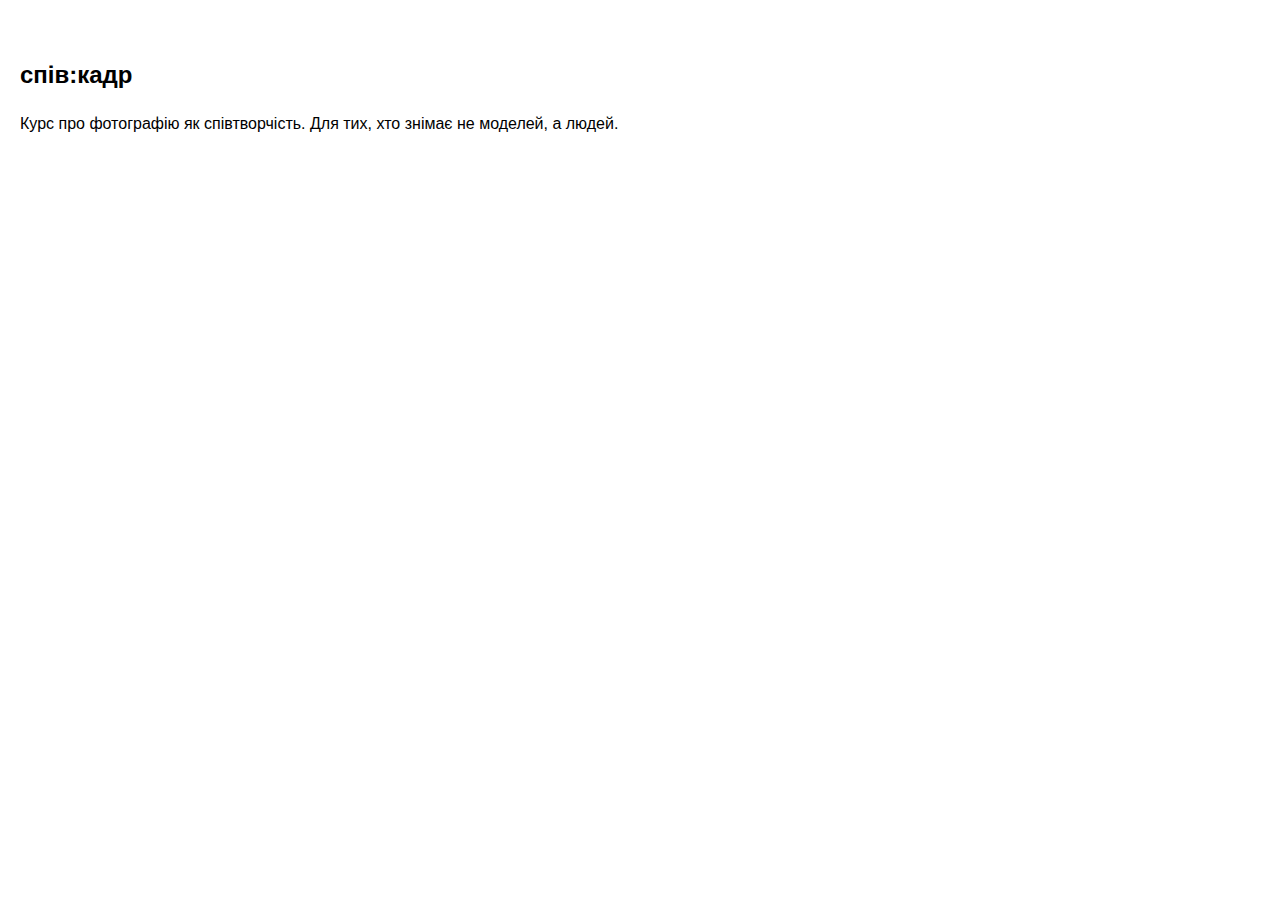
<file: index_mobile.html>
<!DOCTYPE html>
<html lang="uk">
<head>
  <meta charset="UTF-8" />
  <meta name="viewport" content="width=device-width, initial-scale=1.0">
  <title>спів:кадр — курс</title>
  <style>
    body {
      font-family: 'Helvetica Neue', sans-serif;
      margin: 0;
      padding: 0;
      line-height: 1.6;
    }
    section {
      padding: 40px 20px;
    }
    h1, h2, h3 {
      font-size: 1.5rem;
    }
    ul {
      padding-left: 1.2rem;
    }
    @media (max-width: 600px) {
      h1 {
        font-size: 1.8rem;
      }
      h2 {
        font-size: 1.5rem;
      }
      p, li {
        font-size: 1rem;
      }
      .pricing .grid, .features .grid, .modules .module, .price-card {
        flex-direction: column;
        align-items: flex-start;
        width: 100%;
      }
    }
  </style>
</head>
<body>
  <section>
    <h1>спів:кадр</h1>
    <p>Курс про фотографію як співтворчість. Для тих, хто знімає не моделей, а людей.</p>
  </section>
</body>
</html>
</file>
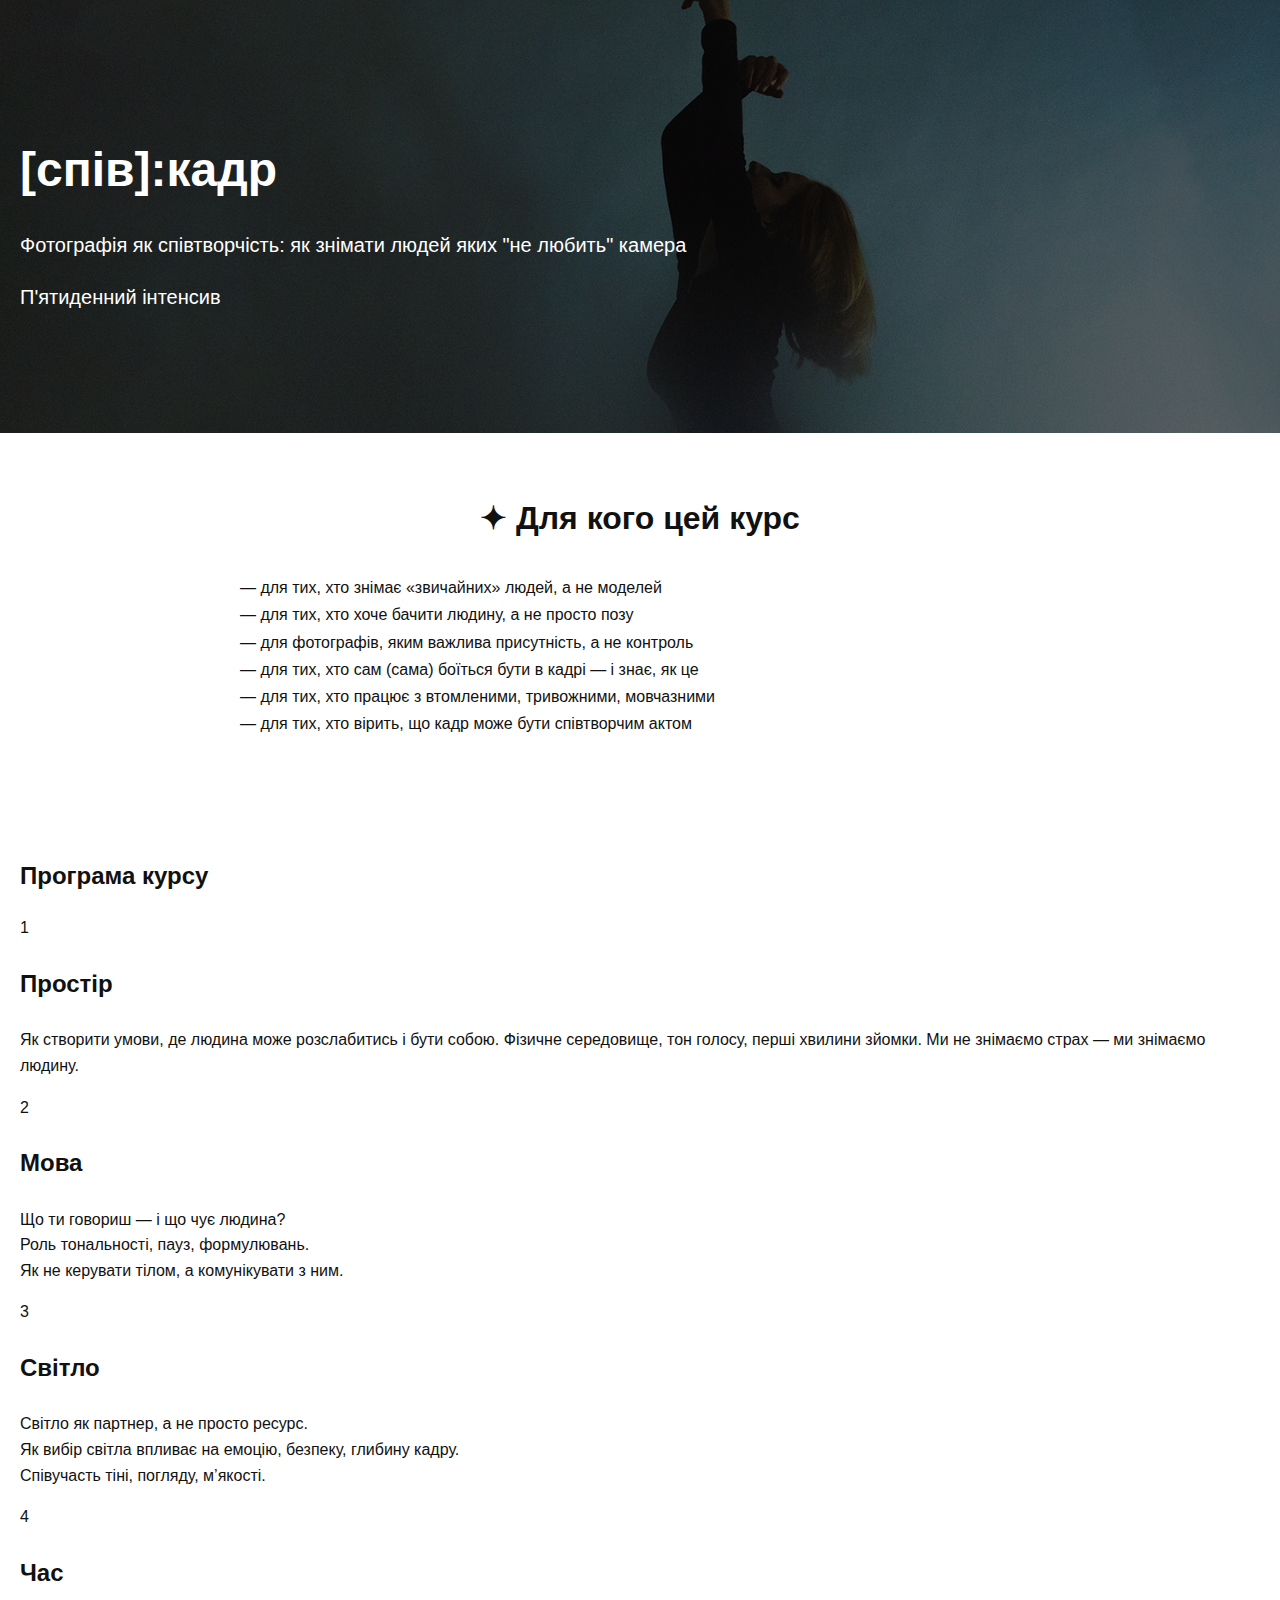
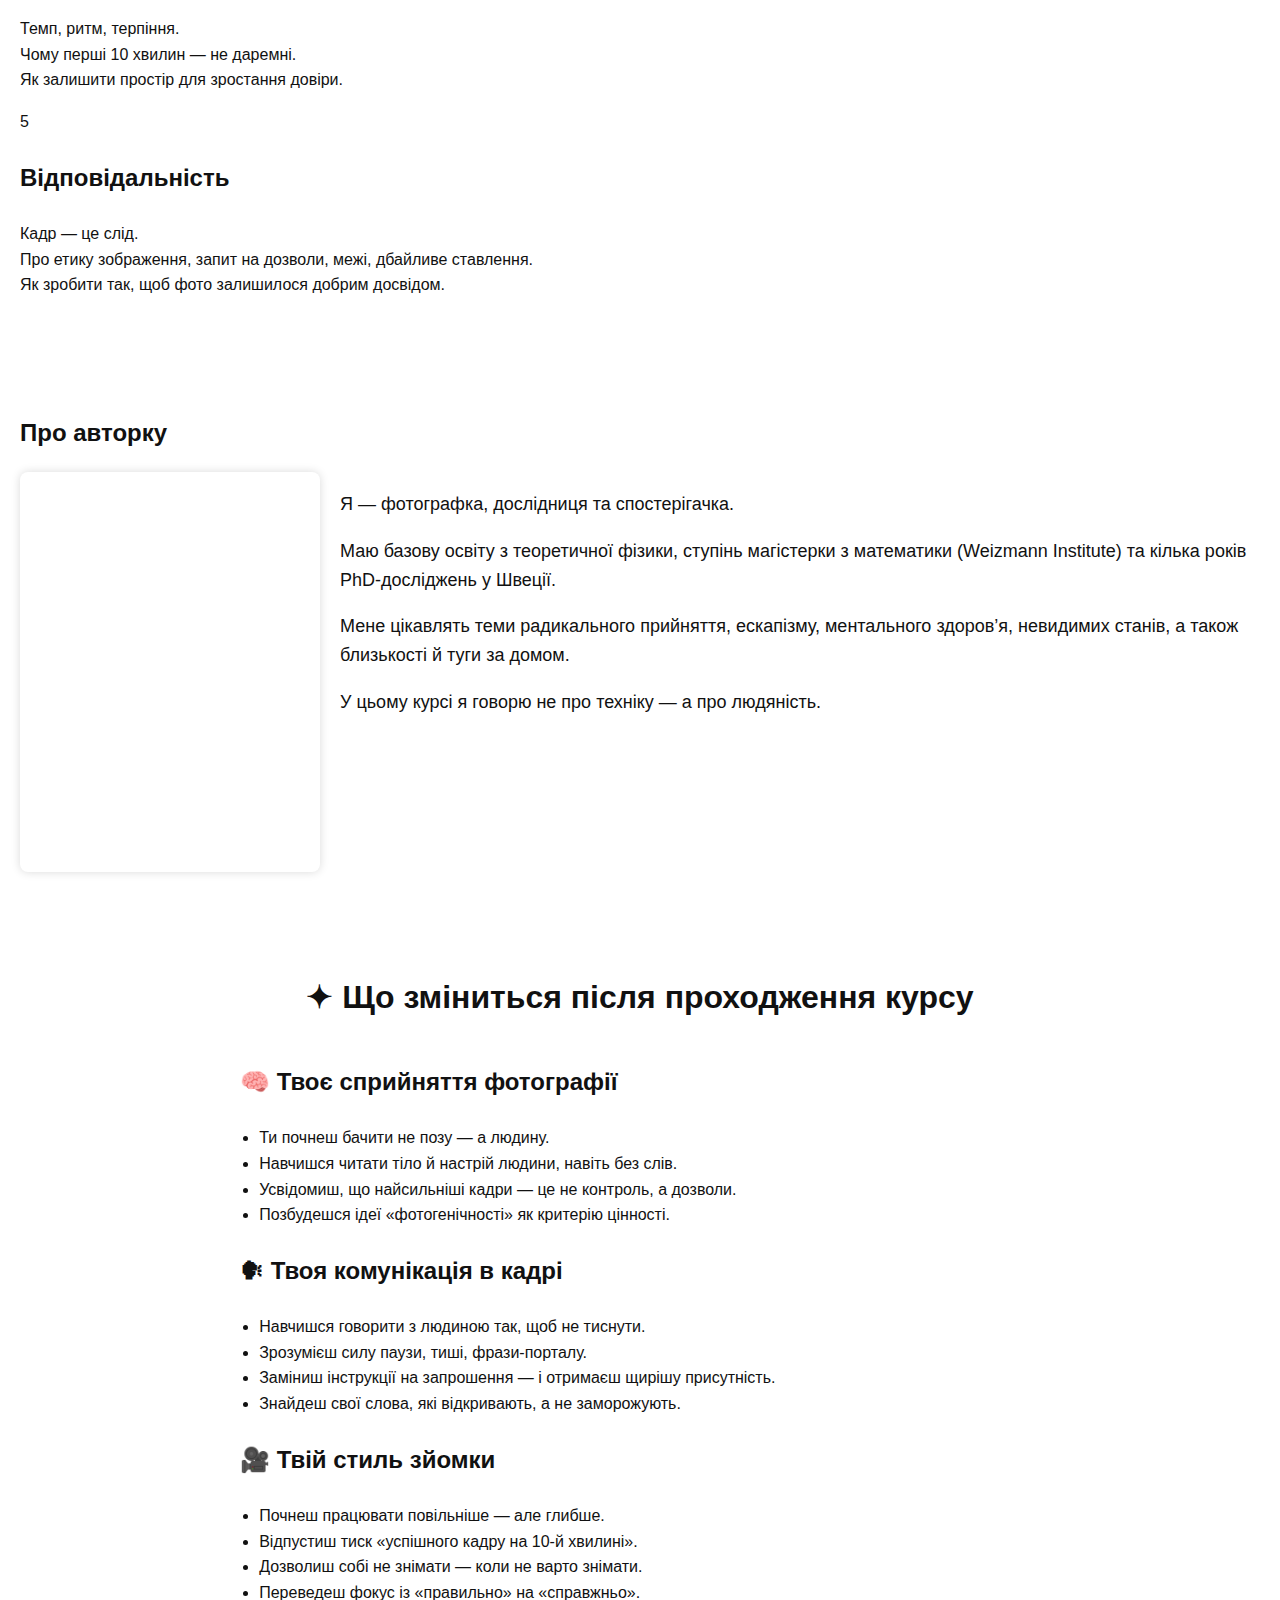
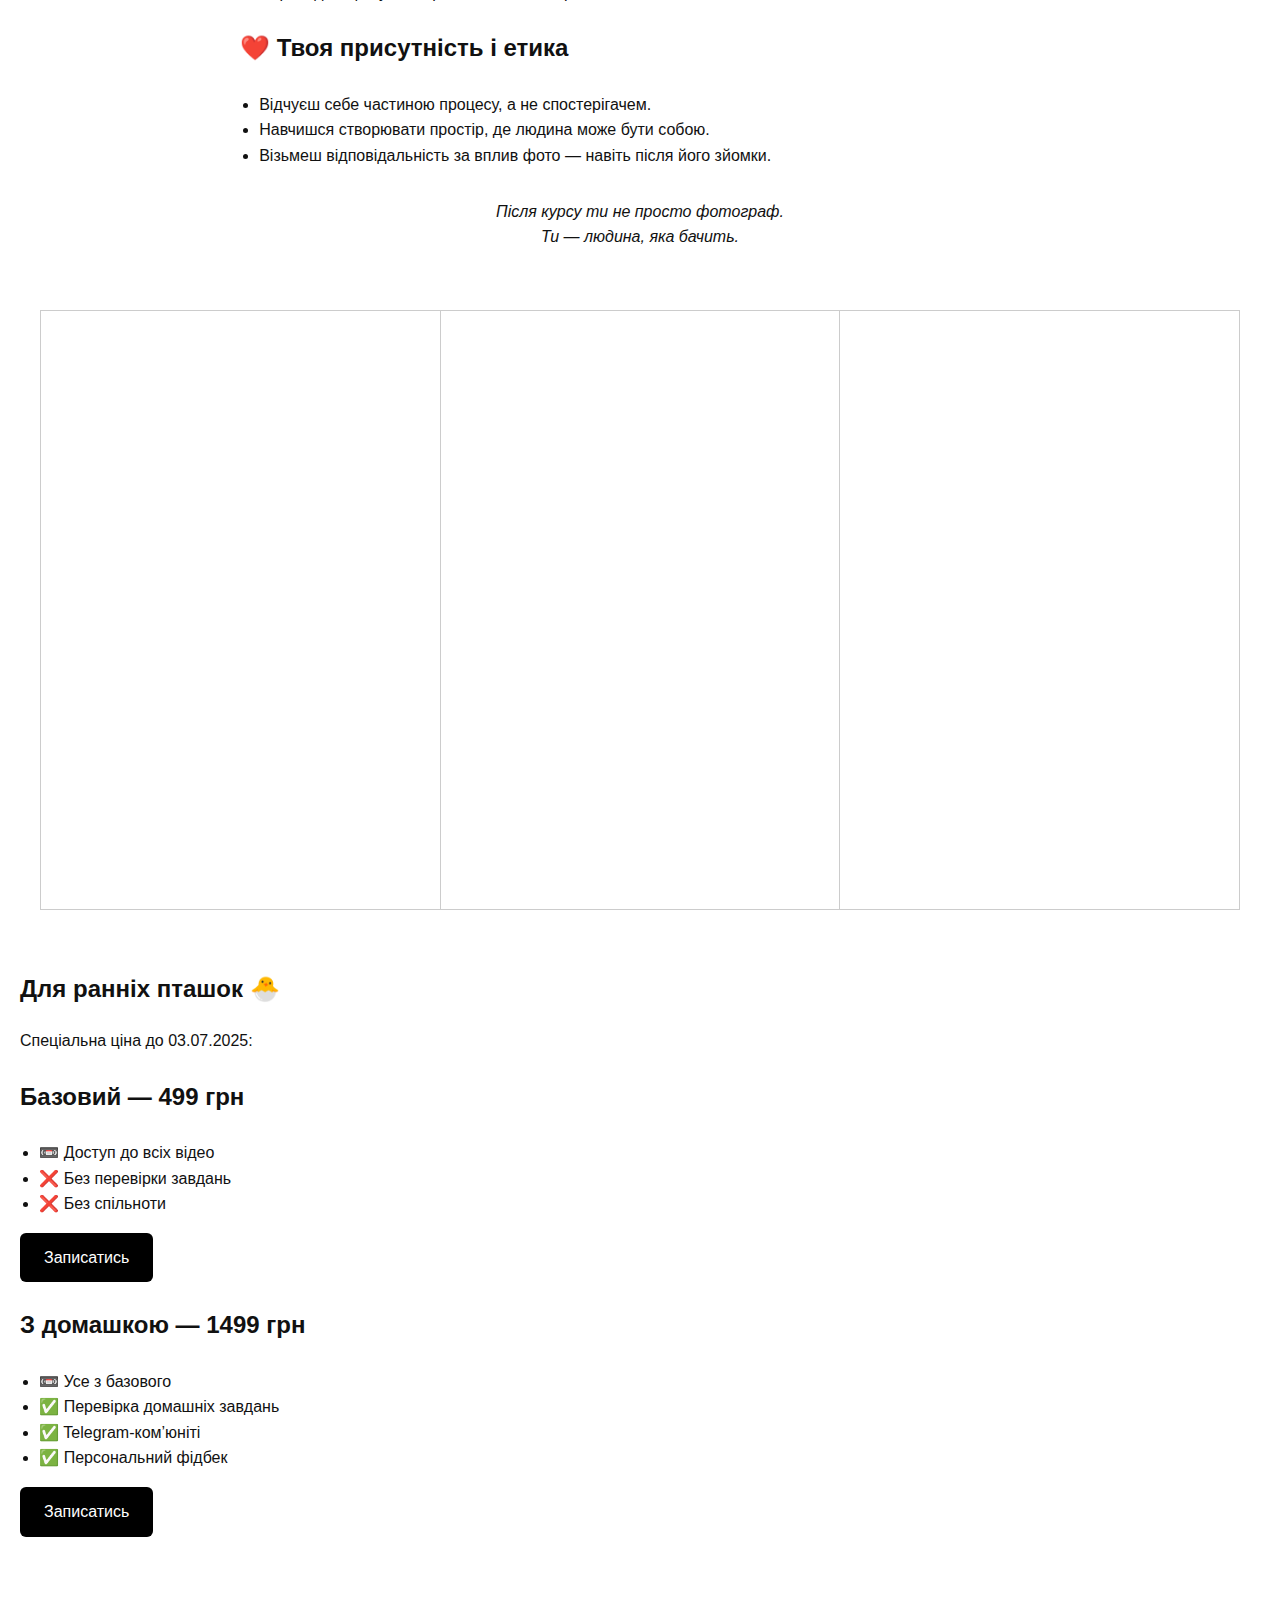
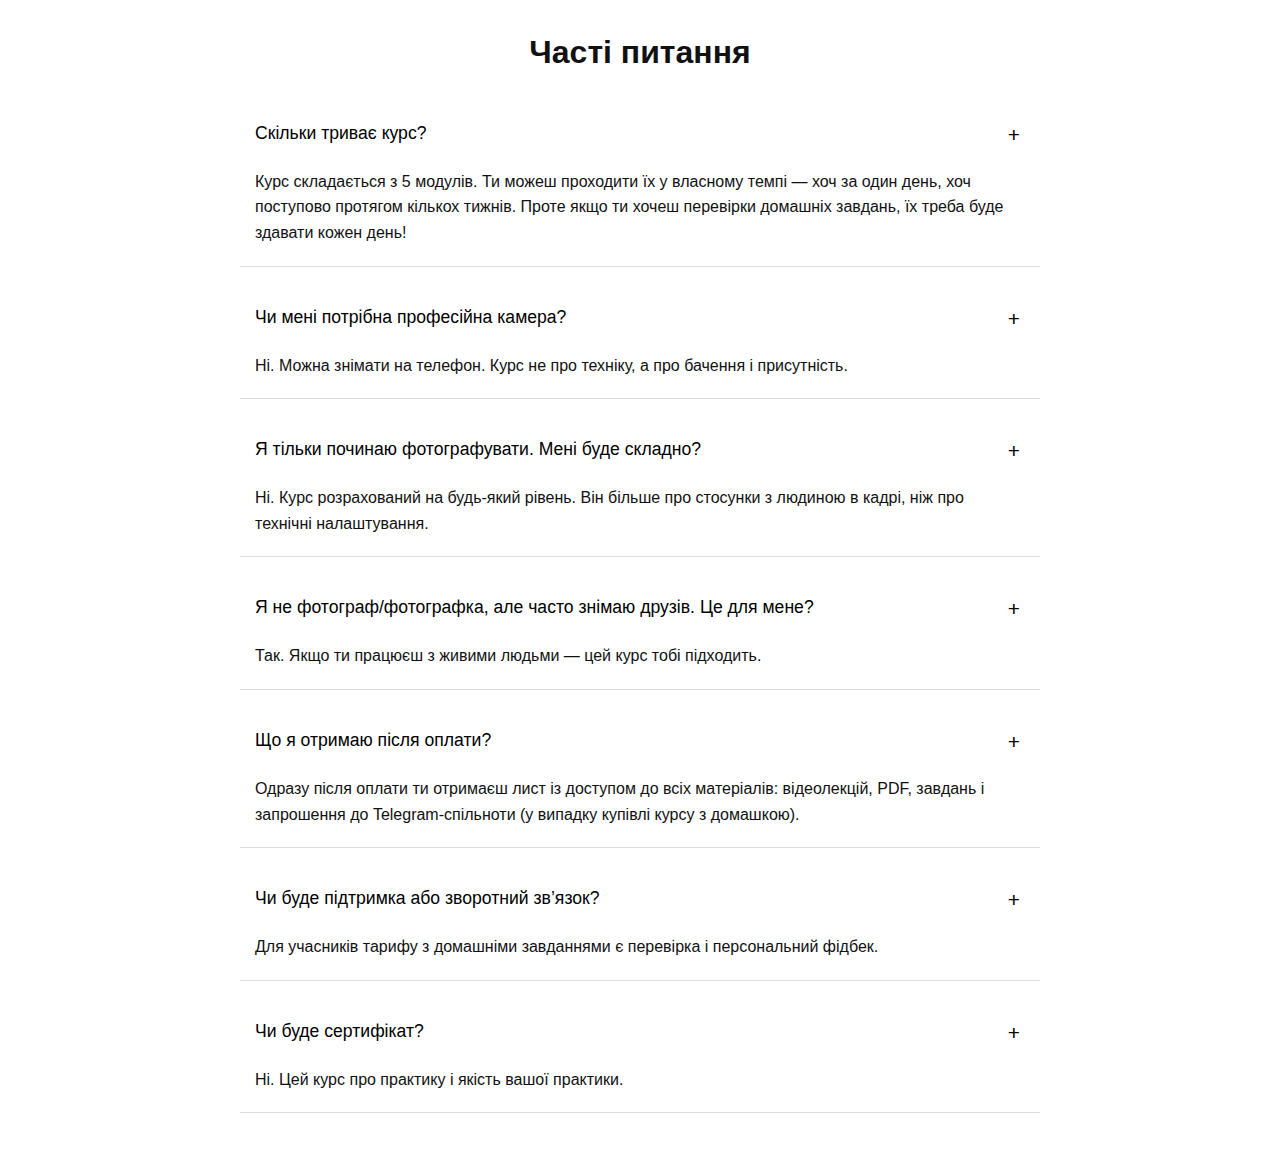
<file: index_old.html>
<!DOCTYPE html>
<html lang="uk">
<head>
 <style>
    body {
      font-family: 'Helvetica Neue', sans-serif;
      margin: 0;
      padding: 0;
      line-height: 1.6;
    }
    section {
      padding: 40px 20px;
    }
    h1, h2, h3 {
      font-size: 1.5rem;
    }
    ul {
      padding-left: 1.2rem;
    }
    @media (max-width: 600px) {
      h1 {
        font-size: 1.8rem;
      }
      h2 {
        font-size: 1.5rem;
      }
      p, li {
        font-size: 1rem;
      }
      .pricing .grid, .features .grid, .modules .module, .price-card {
        flex-direction: column;
        align-items: flex-start;
        width: 100%;
      }
    }
  </style>
  <style>
.photo-table {
  width: 100%;
  border-collapse: separate; /* Важливо для роботи border-spacing */
  border-spacing: 10px 15px; /* 10px по горизонталі, 15px по вертикалі */
  background-image: url('photo-background.jpg');
  background-size: cover;
  background-position: center;
  padding: 20px; /* відступи навколо таблиці */
  box-sizing: border-box;
}

</style>

<meta charset="UTF-8" />
<meta name="viewport" content="width=device-width, initial-scale=1" />
<style>
  table {
    border-collapse: collapse;
    width: 1200px;
    height: 600px;
  }
  td {
    width: 200px;
    height: 200px;
    border: 1px solid #ccc;
    background-size: cover;      /* щоб фон масштабувався */
    background-position: center; /* центр фонового зображення */
  }

  /* Фон у першій клітинці */
  td.bg1 {
    background-image: url('photo1.jpg');
  }

  /* Фон у другій клітинці */
  td.bg2 {
    background-image: url('photo2.jpg');
  }

  /* Фон у третій клітинці */
  td.bg3 {
    background-image: url('photo3.jpg');
  }
</style>

  <meta charset="UTF-8" />
  <meta name="viewport" content="width=device-width, initial-scale=1" />
  <title>[спів]:кадр — курс</title>
  <link rel="stylesheet" href="style.css" />
  <style>
    /* Вбудований стиль для FAQ */
    .faq-section {
      max-width: 800px;
      margin: 50px auto;
      padding: 0 20px;
    }
    .faq-section h2 {
      text-align: center;
      font-size: 2rem;
      margin-bottom: 30px;
    }
    .faq-item {
      border-bottom: 1px solid #ddd;
    }
    .faq-question {
      width: 100%;
      text-align: left;
      background: none;
      border: none;
      outline: none;
      padding: 15px;
      font-size: 1.1rem;
      cursor: pointer;
      position: relative;
      transition: background-color 0.3s ease;
    }
    .faq-question:hover {
      background-color: #f0f0f0;
    }
    .faq-question::after {
      content: '+';
      position: absolute;
      right: 20px;
      font-size: 1.3rem;
      transition: transform 0.3s ease;
    }
    .faq-question.active::after {
      content: '−';
      transform: rotate(180deg);
    }
    .faq-answer {
      max-height: 500;
      overflow: hidden;
      transition: max-height 0.35s ease;
      padding: 0 15px;
    }
    .faq-answer p {
      margin: 10px 0 20px;
    }
    .faq-answer.show {
      max-height: 500px; /* достатньо для тексту */
    }
  </style>
</head>
<body>


  <section class="hero">
    <h1>[спів]:кадр</h1>
    <p>Фотографія як співтворчість: як знімати людей яких "не любить" камера</p>
    <p>П'ятиденний інтенсив</p>
  </section>

<section class="audience" style="max-width: 800px; margin: 60px auto; padding: 0 20px; font-family: 'Helvetica Neue', sans-serif;">
  <h2 style="text-align: center; font-size: 2rem; margin-bottom: 30px;">✦ Для кого цей курс</h2>

  <ul style="list-style: none; padding: 0; line-height: 1.7;">
    <li>— для тих, хто знімає «звичайних» людей, а не моделей</li>
    <li>— для тих, хто хоче бачити людину, а не просто позу</li>
    <li>— для фотографів, яким важлива присутність, а не контроль</li>
    <li>— для тих, хто сам (сама) боїться бути в кадрі — і знає, як це</li>
    <li>— для тих, хто працює з втомленими, тривожними, мовчазними</li>
    <li>— для тих, хто вірить, що кадр може бути співтворчим актом</li>
  </ul>
</section>



  
  <section class="section" id="program">
    <h2>Програма курсу</h2>

    <div class="module">
      <div class="module-number">1</div>
      <div class="module-content">
        <h3>Простір</h3>
        <p>Як створити умови, де людина може розслабитись і бути собою. Фізичне середовище, тон голосу, перші хвилини зйомки.
 Ми не знімаємо страх — ми знімаємо людину.</p>
      </div>
    </div>

    <div class="module">
      <div class="module-number">2</div>
      <div class="module-content">
        <h3>Мова</h3>
        <p>Що ти говориш — і що чує людина?<br>
Роль тональності, пауз, формулювань.<br>
Як не керувати тілом, а комунікувати з ним.</p>
      </div>
    </div>

    <div class="module">
      <div class="module-number">3</div>
      <div class="module-content">
        <h3>Світло</h3>
        <p>Світло як партнер, а не просто ресурс.<br>
Як вибір світла впливає на емоцію, безпеку, глибину кадру.<br>
Співучасть тіні, погляду, м’якості.</p>
      </div>
    </div>

    <div class="module">
      <div class="module-number">4</div>
      <div class="module-content">
        <h3>Час</h3>
        <p>Темп, ритм, терпіння.<br>
Чому перші 10 хвилин — не даремні.<br>
Як залишити простір для зростання довіри.</p>
      </div>
    </div>

    <div class="module">
      <div class="module-number">5</div>
      <div class="module-content">
        <h3>Відповідальність</h3>
        <p>Кадр — це слід.<br>
Про етику зображення, запит на дозволи, межі, дбайливе ставлення.<br>
Як зробити так, щоб фото залишилося добрим досвідом.</p>
      </div>
    </div>
  </section>

  <section class="about">
  <h2>Про авторку</h2>
  <div class="about-content">
    <div class="about-photo"></div>
    <div class="about-text">
      <p>Я — фотографка, дослідниця та спостерігачка.</p>
      <p>Маю базову освіту з теоретичної фізики, ступінь магістерки з математики (Weizmann Institute) та кілька років PhD-досліджень у Швеції.</p>
      <p>Мене цікавлять теми радикального прийняття, ескапізму, ментального здоров’я, невидимих станів, а також близькості й туги за домом.</p>
      <p>У цьому курсі я говорю не про техніку — а про людяність.</p>
    </div>
  </div>
</section>

<section class="results" style="max-width: 800px; margin: 60px auto; padding: 0 20px; font-family: 'Helvetica Neue', sans-serif;">
  <h2 style="text-align: center; font-size: 2rem; margin-bottom: 40px;">✦ Що зміниться після проходження курсу</h2>

  <h3>🧠 Твоє сприйняття фотографії</h3>
  <ul>
    <li>Ти почнеш бачити не позу — а людину.</li>
    <li>Навчишся читати тіло й настрій людини, навіть без слів.</li>
    <li>Усвідомиш, що найсильніші кадри — це не контроль, а дозволи.</li>
    <li>Позбудешся ідеї «фотогенічності» як критерію цінності.</li>
  </ul>

  <h3>🗣 Твоя комунікація в кадрі</h3>
  <ul>
    <li>Навчишся говорити з людиною так, щоб не тиснути.</li>
    <li>Зрозумієш силу паузи, тиші, фрази-порталу.</li>
    <li>Заміниш інструкції на запрошення — і отримаєш щирішу присутність.</li>
    <li>Знайдеш свої слова, які відкривають, а не заморожують.</li>
  </ul>

  <h3>🎥 Твій стиль зйомки</h3>
  <ul>
    <li>Почнеш працювати повільніше — але глибше.</li>
    <li>Відпустиш тиск «успішного кадру на 10-й хвилині».</li>
    <li>Дозволиш собі не знімати — коли не варто знімати.</li>
    <li>Переведеш фокус із «правильно» на «справжньо».</li>
  </ul>

  <h3>❤️ Твоя присутність і етика</h3>
  <ul>
    <li>Відчуєш себе частиною процесу, а не спостерігачем.</li>
    <li>Навчишся створювати простір, де людина може бути собою.</li>
    <li>Візьмеш відповідальність за вплив фото — навіть після його зйомки.</li>
  </ul>

  <p style="margin-top: 30px; font-style: italic; text-align: center;">
    Після курсу ти не просто фотограф. <br />
    Ти — людина, яка бачить.
  </p>
</section>
  
<style>
.about-content {
  display: flex;
  align-items: flex-start; /* Вирівнювання по верхньому краю */
  gap: 20px; /* Відстань між фото і текстом */
}

.about-photo {
  flex: 0 0 300px; /* фіксована ширина */
  height: 400px;   /* висота блока з фото */
  background-image: url('./author-photo.jpg');
  background-size: cover;
  background-position: center;
  border-radius: 8px;
  box-shadow: 0 0 10px rgba(0,0,0,0.15);
}

.about-text {
  flex: 1; /* текст займає всю решту простору */
  font-size: 18px;
  line-height: 1.6;
}
</style>

<center>  <table>
  <tr>
    <td class="bg1"></td>
    <td class="bg2"></td>
    <td class="bg3"></td>
  </tr>
</table> </center>

  
<section class="early-bird">
  <h2>Для ранніх пташок 🐣</h2>
  <p class="early-note">Спеціальна ціна до 03.07.2025:</p>
  <div class="pricing-grid">
    <div class="tariff">
      <h3>Базовий — <span class="price">499 грн</span></h3>
      <ul>
        <li>📼 Доступ до всіх відео</li>
        <li>❌ Без перевірки завдань</li>
        <li>❌ Без спільноти</li>
      </ul>
      <a href="#" class="button js-pay-btn" data-amount="4.99">Записатись</a>
    </div>
    <div class="tariff">
      <h3>З домашкою — <span class="price">1499 грн</span></h3>
      <ul>
        <li>📼 Усе з базового</li>
        <li>✅ Перевірка домашніх завдань</li>
        <li>✅ Telegram-ком’юніті</li>
        <li>✅ Персональний фідбек</li>
      </ul>
      <a href="#" class="button js-pay-btn" data-amount="14.99">Записатись</a>
    </div>
  </div>
</section>

  <section class="faq-section">
    <h2>Часті питання</h2>

    <div class="faq-item">
      <button class="faq-question">Скільки триває курс?</button>
      <div class="faq-answer">
        <p>Курс складається з 5 модулів. Ти можеш проходити їх у власному темпі — хоч за один день, хоч поступово протягом кількох тижнів. Проте якщо ти хочеш перевірки домашніх завдань, їх треба буде здавати кожен день!</p>
      </div>
    </div>

    <div class="faq-item">
      <button class="faq-question">Чи мені потрібна професійна камера?</button>
      <div class="faq-answer">
        <p>Ні. Можна знімати на телефон. Курс не про техніку, а про бачення і присутність.</p>
      </div>
    </div>

     <div class="faq-item">
      <button class="faq-question">Я тільки починаю фотографувати. Мені буде складно?</button>
      <div class="faq-answer">
        <p>Ні. Курс розрахований на будь-який рівень. Він більше про стосунки з людиною в кадрі, ніж про технічні налаштування.</p>
      </div>
    </div>

     <div class="faq-item">
      <button class="faq-question">Я не фотограф/фотографка, але часто знімаю друзів. Це для мене?</button>
      <div class="faq-answer">
        <p>Так. Якщо ти працюєш з живими людьми — цей курс тобі підходить.</p>
      </div>
    </div>

    <div class="faq-item">
      <button class="faq-question">Що я отримаю після оплати?</button>
      <div class="faq-answer">
        <p>Одразу після оплати ти отримаєш лист із доступом до всіх матеріалів: відеолекцій, PDF, завдань і запрошення до Telegram-спільноти (у випадку купівлі курсу з домашкою).</p>
      </div>
    </div>

    <div class="faq-item">
      <button class="faq-question">Чи буде підтримка або зворотний зв’язок?</button>
      <div class="faq-answer">
        <p>Для учасників тарифу з домашніми завданнями є перевірка і персональний фідбек.</p>
      </div>
    </div>

    <div class="faq-item">
      <button class="faq-question">Чи буде сертифікат?</button>
      <div class="faq-answer">
        <p>Ні. Цей курс про практику і якість вашої практики.</p>
      </div>
    </div>
  </section>


  

  <script>
    // Скрипт для FAQ — відкриття/закриття відповідей
    document.querySelectorAll('.faq-question').forEach(button => {
      button.addEventListener('click', () => {
        const active = button.classList.toggle('active');
        const answer = button.nextElementSibling;
        if (active) {
          answer.classList.add('show');
        } else {
          answer.classList.remove('show');
        }
      });
    });
  </script>

<script>
  document.querySelectorAll('.faq-question').forEach(button => {
    button.addEventListener('click', () => {
      const active = button.classList.contains('active');
      document.querySelectorAll('.faq-question').forEach(q => q.classList.remove('active'));
      document.querySelectorAll('.faq-answer').forEach(a => a.classList.remove('show'));
      if (!active) {
        button.classList.add('active');
        button.nextElementSibling.classList.add('show');
      }
    });
  });
</script>

<script>
  // URL вашого бекенду на Render
  const API_URL = 'https://spivkadr-pay-server.onrender.com/create-invoice';

  // Функція для створення інвойсу
  async function createInvoice(amount) {
    const res = await fetch(API_URL, {
      method: 'POST',
      headers: { 'Content-Type': 'application/json' },
      body: JSON.stringify({
        amount: amount * 100,              // перетворюємо грн → копійки
        orderId: 'order-' + Date.now(),    // унікальний ID
        description: 'Оплата курсу Spivkadr'
      })
    });
    if (!res.ok) throw new Error(res.statusText);
    const { url, pageUrl, invoiceUrl } = await res.json();
    // Monobank API повертає pageUrl або invoiceUrl
    return pageUrl || invoiceUrl || url;
  }

  // Прив'язуємо обробник до всіх кнопок
  document.querySelectorAll('.js-pay-btn').forEach(btn => {
    btn.addEventListener('click', async e => {
      e.preventDefault();
      try {
        const amount = Number(btn.dataset.amount);
        const paymentUrl = await createInvoice(amount);
        window.location.href = paymentUrl;
      } catch (err) {
        alert('Не вдалося створити платіж: ' + err.message);
      }
    });
  });
</script>
  
</body>
</html>
</file>
<file: style.css>
body {
  margin: 0;
  font-family: -apple-system, BlinkMacSystemFont, 'Segoe UI', Roboto, Oxygen,
    Ubuntu, Cantarell, 'Open Sans', 'Helvetica Neue', sans-serif;
  background-color: #ffffff;
  color: #111;
  line-height: 1.6;
}

}
.faq {
  max-width: 800px;
  margin: 80px auto;
  padding: 0 20px;
}

.faq h2 {
  font-size: 2em;
  margin-bottom: 30px;
  text-align: center;
}

.faq-item {
  margin-bottom: 25px;
}

.faq-item h3 {
  font-weight: 600;
  margin-bottom: 10px;
}

.faq-item p {
  margin: 0;
  line-height: 1.6;
}

.hero {
  position: relative;
  background-image: url('./img/DSC_0419_s.jpg');
  background-size: cover;
  background-position: center;
  color: white; /* щоб текст було видно */
  padding: 100px 20px; /* відступи, щоб контент не прилипав */
  overflow: hidden;
}

.hero::before {
  content: "";
  position: absolute;
  top: 0; left: 0; right: 0; bottom: 0;
  background-color: rgba(0, 0, 0, 0.5); /* чорна півпрозора плівка */
  z-index: 0;
}

.hero > * {
  position: relative;
  z-index: 1; /* щоб текст був поверх затемнення */
}

.hero h1 {
  font-size: 48px;
  margin-bottom: 10px;
}

.hero p {
  font-size: 20px;
  margin-bottom: 20px;
}

.button {
  display: inline-block;
  padding: 12px 24px;
  background-color: black;
  color: white;
  text-decoration: none;
  border-radius: 6px;
  font-weight: 500;
  transition: background-color 0.2s ease;
}

.button:hover {
  background-color: #333;
}

.pricing {
  max-width: 960px;
  margin: 80px auto;
  padding: 0 20px;
  text-align: center;
}

.pricing-cards {
  display: flex;
  flex-wrap: wrap;
  gap: 30px;
  justify-content: center;
  margin-top: 40px;
}

.card {
  background-color: #f9f9f9;
  border-radius: 12px;
  padding: 30px;
  flex: 1 1 300px;
  max-width: 400px;
  box-shadow: 0 0 10px rgba(0, 0, 0, 0.08);
}

.card h3 {
  font-size: 22px;
  margin-bottom: 20px;
}

.card ul {
  list-style: none;
  padding: 0;
  text-align: left;
  margin-bottom: 20px;
}

.card li {
  margin-bottom: 10px;
  font-size: 16px;
}
</file>
